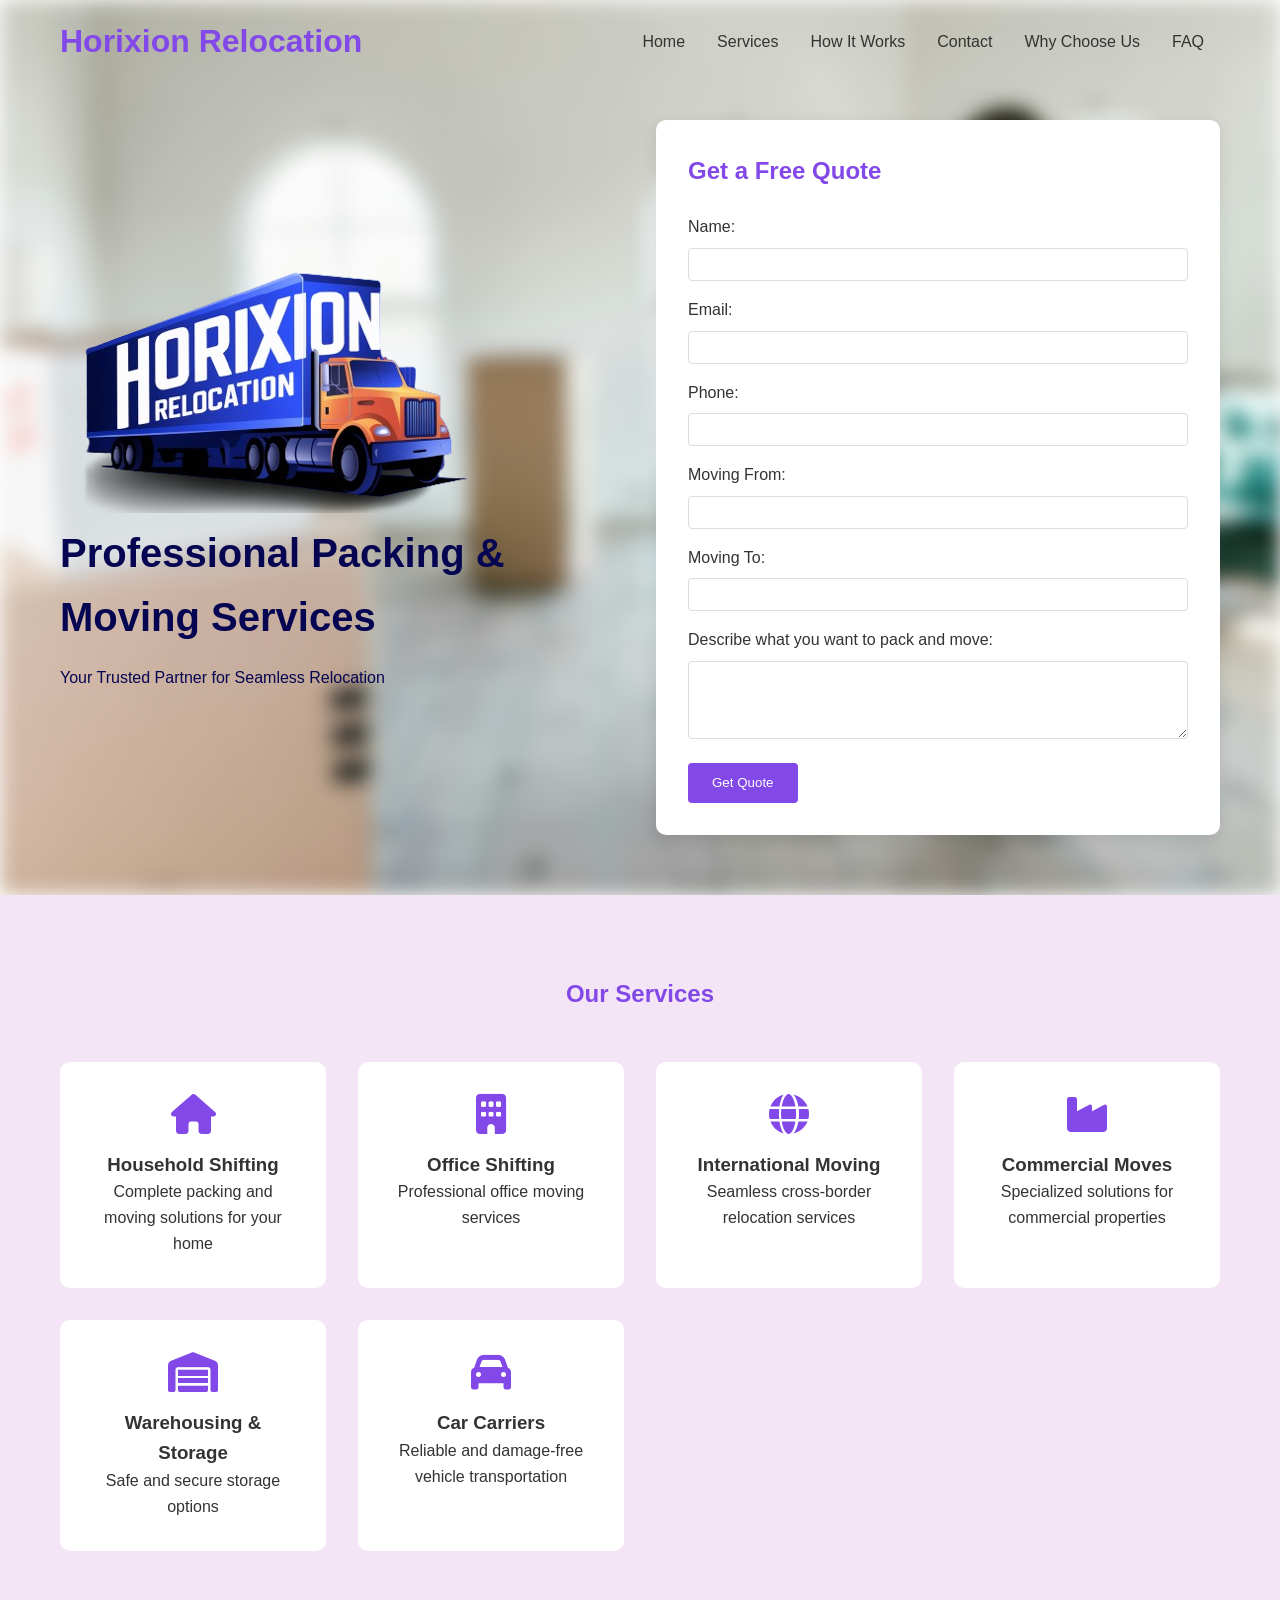
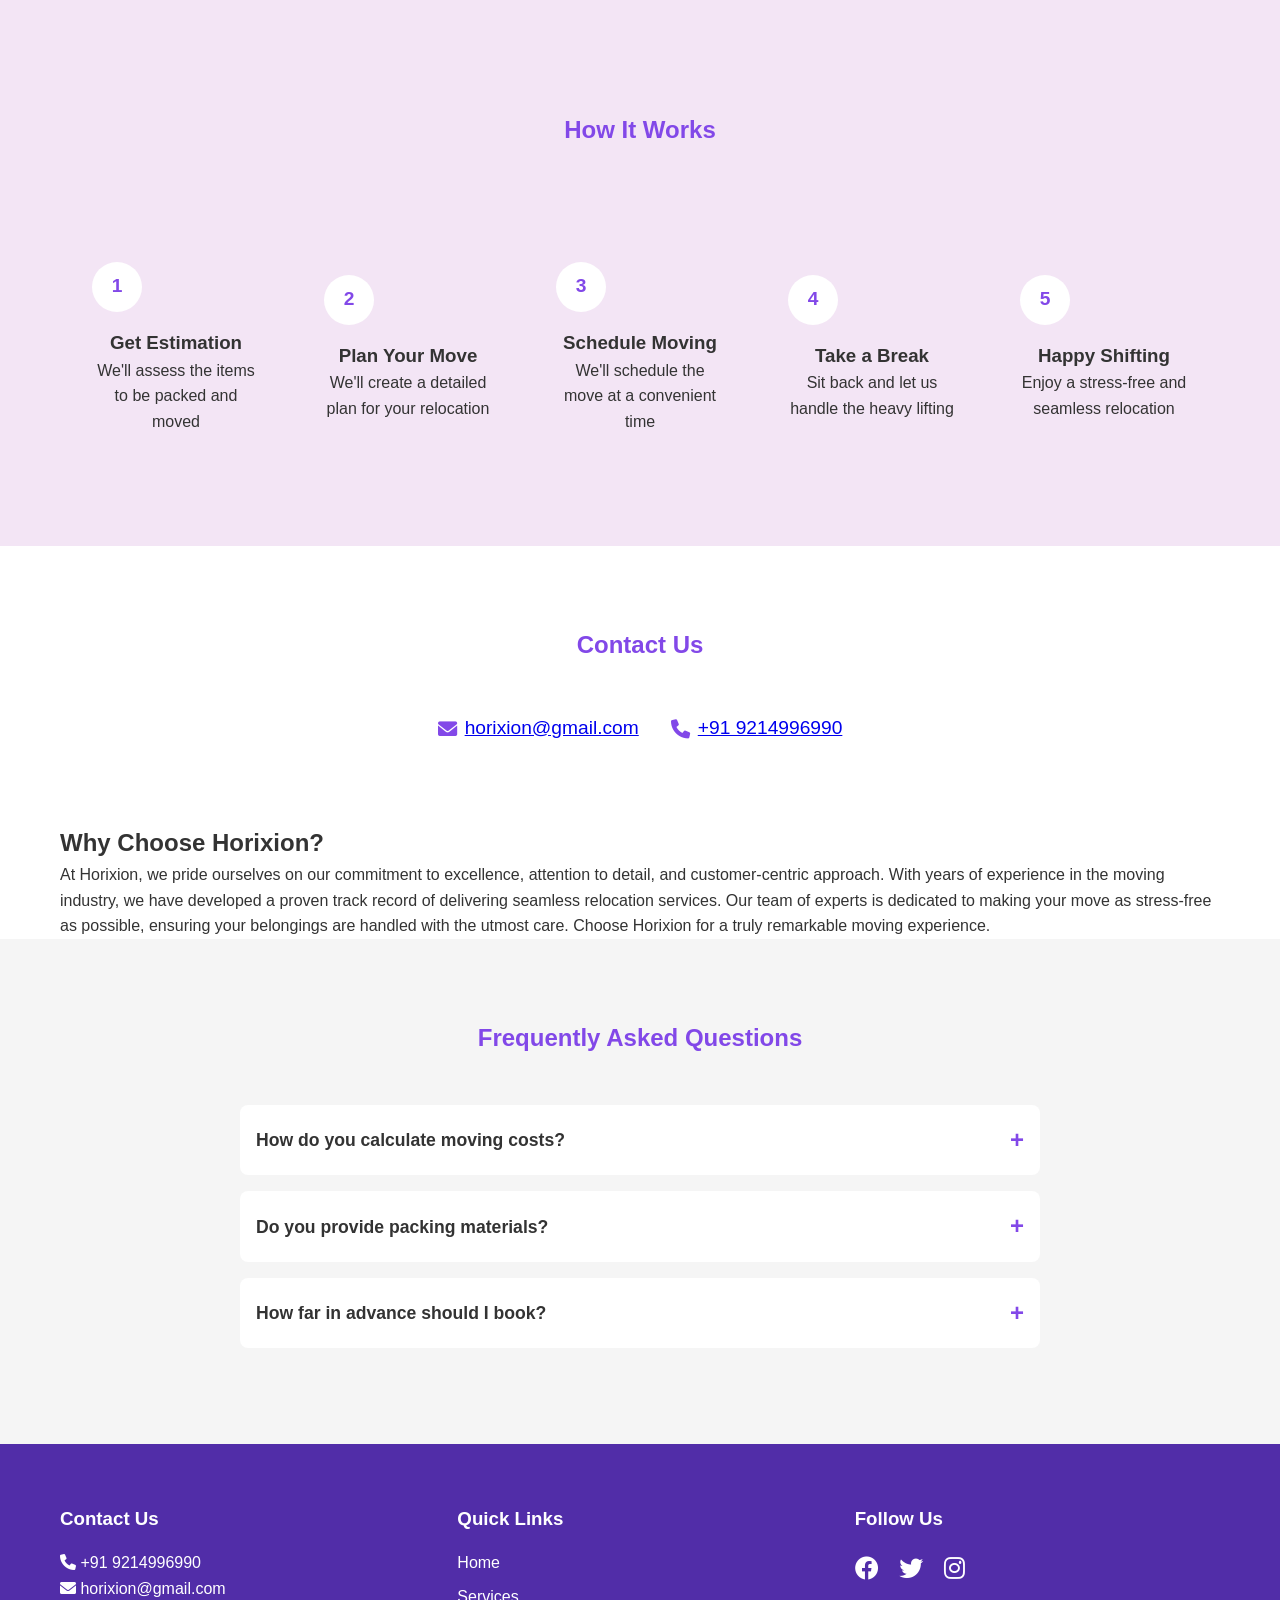
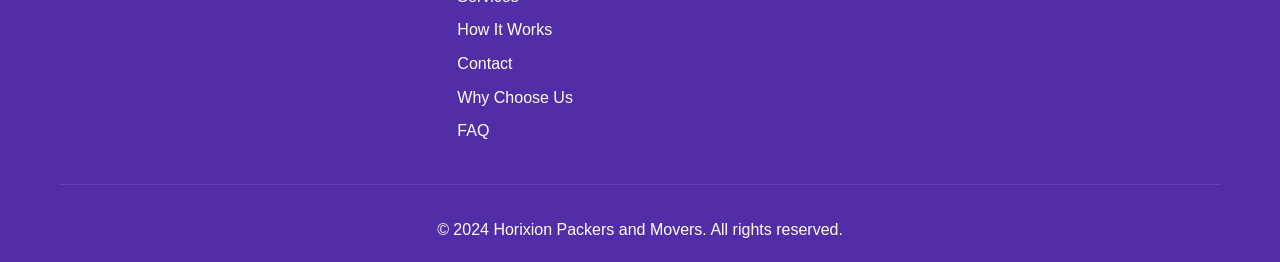
<file: index.html>
<!DOCTYPE html>
<html lang="en">
<head>
    <meta charset="UTF-8">
    <meta name="viewport" content="width=device-width, initial-scale=1.0">
    <title>Horixion - Professional Packers and Movers</title>
    <link rel="stylesheet" href="styles.css">
    <link href="https://cdnjs.cloudflare.com/ajax/libs/font-awesome/6.0.0/css/all.min.css" rel="stylesheet">
</head>
<body>
    <!-- Navigation -->
    <nav>
        <div class="container">
            <div class="logo">Horixion Relocation</div>
            <ul class="nav-links">
                <li><a href="#home">Home</a></li>
                <li><a href="#services">Services</a></li>
                <li><a href="#how-it-works">How It Works</a></li>
                <li><a href="#contact">Contact</a></li>
                <li><a href="#why-choose-us">Why Choose Us</a></li>
                <li><a href="#faq">FAQ</a></li>
            </ul>
        </div>
    </nav>

    <!-- Hero Section -->
    <section id="home" class="hero">
        <div class="hero-bg">
            <img src="./images/packetrs.jpg" alt="Hero Background" class="blur-bg">
        </div>
        <div class="container">
            
            <div class="hero-content">
                <div class="banner-logo">
                <img src="./images/horixionlogo.png" alt="" srcset="">
                </div>
                <h1>Professional Packing & Moving Services</h1>
                <p>Your Trusted Partner for Seamless Relocation</p>
            </div>
            <div class="quote-form">
                <h2>Get a Free Quote</h2>
                <form id="quoteForm">
                    <div class="form-group">
                        <label for="name">Name:</label>
                        <input type="text" id="name" required>
                    </div>
                    <div class="form-group">
                        <label for="email">Email:</label>
                        <input type="email" id="email" required>
                    </div>
                    <div class="form-group">
                        <label for="phone">Phone:</label>
                        <input type="tel" id="phone" required>
                    </div>
                    <div class="form-group">
                        <label for="from">Moving From:</label>
                        <input type="text" id="from" required>
                    </div>
                    <div class="form-group">
                        <label for="to">Moving To:</label>
                        <input type="text" id="to" required>
                    </div>
                    <div class="form-group">
                        <label for="message">Describe what you want to pack and move:</label>
                        <textarea id="message" rows="4" required></textarea>
                    </div>
                    <button type="submit" class="btn">Get Quote</button>
                </form>
            </div>
        </div>
    </section>

    <!-- Services Section -->
    <section id="services" class="services">
        <div class="container">
            <h2>Our Services</h2>
            <div class="services-grid">
                <div class="service-card">
                    <i class="fas fa-home"></i>
                    <h3>Household Shifting</h3>
                    <p>Complete packing and moving solutions for your home</p>
                </div>
                <div class="service-card">
                    <i class="fas fa-building"></i>
                    <h3>Office Shifting</h3>
                    <p>Professional office moving services</p>
                </div>
                <div class="service-card">
                    <i class="fas fa-globe"></i>
                    <h3>International Moving</h3>
                    <p>Seamless cross-border relocation services</p>
                </div>
                <div class="service-card">
                    <i class="fas fa-industry"></i>
                    <h3>Commercial Moves</h3>
                    <p>Specialized solutions for commercial properties</p>
                </div>
                <div class="service-card">
                    <i class="fas fa-warehouse"></i>
                    <h3>Warehousing & Storage</h3>
                    <p>Safe and secure storage options</p>
                </div>
                <div class="service-card">
                    <i class="fas fa-car"></i>
                    <h3>Car Carriers</h3>
                    <p>Reliable and damage-free vehicle transportation</p>
                </div>
            </div>
        </div>
    </section>

    <!-- How It Works Section -->
    <section id="how-it-works" class="how-it-works">
        <div class="container">
            <h2>How It Works</h2>
            <div class="steps-container">
                <div class="step-item">
                    <div class="step-icon">1</div>
                    <h3>Get Estimation</h3>
                    <p>We'll assess the items to be packed and moved</p>
                </div>
                <div class="step-item">
                    <div class="step-icon">2</div>
                    <h3>Plan Your Move</h3>
                    <p>We'll create a detailed plan for your relocation</p>
                </div>
                <div class="step-item">
                    <div class="step-icon">3</div>
                    <h3>Schedule Moving</h3>
                    <p>We'll schedule the move at a convenient time</p>
                </div>
                <div class="step-item">
                    <div class="step-icon">4</div>
                    <h3>Take a Break</h3>
                    <p>Sit back and let us handle the heavy lifting</p>
                </div>
                <div class="step-item">
                    <div class="step-icon">5</div>
                    <h3>Happy Shifting</h3>
                    <p>Enjoy a stress-free and seamless relocation</p>
                </div>
            </div>
        </div>
    </section>

    <!-- Contact Section -->
    <section id="contact" class="contact">
        <div class="container">
            <h2>Contact Us</h2>
            <div class="contact-info">
                <div class="info-item">
                    <i class="fas fa-envelope"></i>
                    <a href="mailto:info@horixion.com">horixion@gmail.com</a>
                </div>
                <div class="info-item">
                    <i class="fas fa-phone"></i>
                    <a href="tel:+1234567890">+91 9214996990</a>
                </div>
            </div>
        </div>
    </section>

    <!-- Why Choose Us Section -->
    <section id="why-choose-us" class="why-choose-us">
        <div class="container">
            <h2>Why Choose Horixion?</h2>
            <p>At Horixion, we pride ourselves on our commitment to excellence, attention to detail, and customer-centric approach. With years of experience in the moving industry, we have developed a proven track record of delivering seamless relocation services. Our team of experts is dedicated to making your move as stress-free as possible, ensuring your belongings are handled with the utmost care. Choose Horixion for a truly remarkable moving experience.</p>
        </div>
    </section>

    <!-- FAQ Section -->
    <section id="faq" class="faq">
        <div class="container">
            <h2>Frequently Asked Questions</h2>
            <div class="faq-container">
                <div class="faq-item">
                    <div class="faq-question">
                        <h3>How do you calculate moving costs?</h3>
                        <span class="toggle-icon">+</span>
                    </div>
                    <div class="faq-answer">
                        <p>We calculate costs based on distance, volume of items, and specific requirements. Contact us for a detailed quote.</p>
                    </div>
                </div>
                <div class="faq-item">
                    <div class="faq-question">
                        <h3>Do you provide packing materials?</h3>
                        <span class="toggle-icon">+</span>
                    </div>
                    <div class="faq-answer">
                        <p>Yes, we provide all necessary packing materials including boxes, bubble wrap, and protective covers.</p>
                    </div>
                </div>
                <div class="faq-item">
                    <div class="faq-question">
                        <h3>How far in advance should I book?</h3>
                        <span class="toggle-icon">+</span>
                    </div>
                    <div class="faq-answer">
                        <p>We recommend booking at least 2 weeks in advance to ensure availability and proper planning.</p>
                    </div>
                </div>
            </div>
        </div>
    </section>
    

    <!-- Footer -->
    <footer>
        <div class="container">
            <div class="footer-content">
                <div class="footer-section">
                    <h3>Contact Us</h3>
                    <p><i class="fas fa-phone"></i> +91 9214996990</p>
                    <p><i class="fas fa-envelope"></i> horixion@gmail.com</p>
                </div>
                <div class="footer-section">
                    <h3>Quick Links</h3>
                    <ul>
                        <li><a href="#home">Home</a></li>
                        <li><a href="#services">Services</a></li>
                        <li><a href="#how-it-works">How It Works</a></li>
                        <li><a href="#contact">Contact</a></li>
                        <li><a href="#why-choose-us">Why Choose Us</a></li>
                        <li><a href="#faq">FAQ</a></li>
                    </ul>
                </div>
                <div class="footer-section">
                    <h3>Follow Us</h3>
                    <div class="social-links">
                        <a href="#"><i class="fab fa-facebook"></i></a>
                        <a href="#"><i class="fab fa-twitter"></i></a>
                        <a href="#"><i class="fab fa-instagram"></i></a>
                    </div>
                </div>
            </div>
            <div class="footer-bottom">
                <p>&copy; 2024 Horixion Packers and Movers. All rights reserved.</p>
            </div>
        </div>
    </footer>

    <script src="script.js"></script>
</body>
</html>
</file>
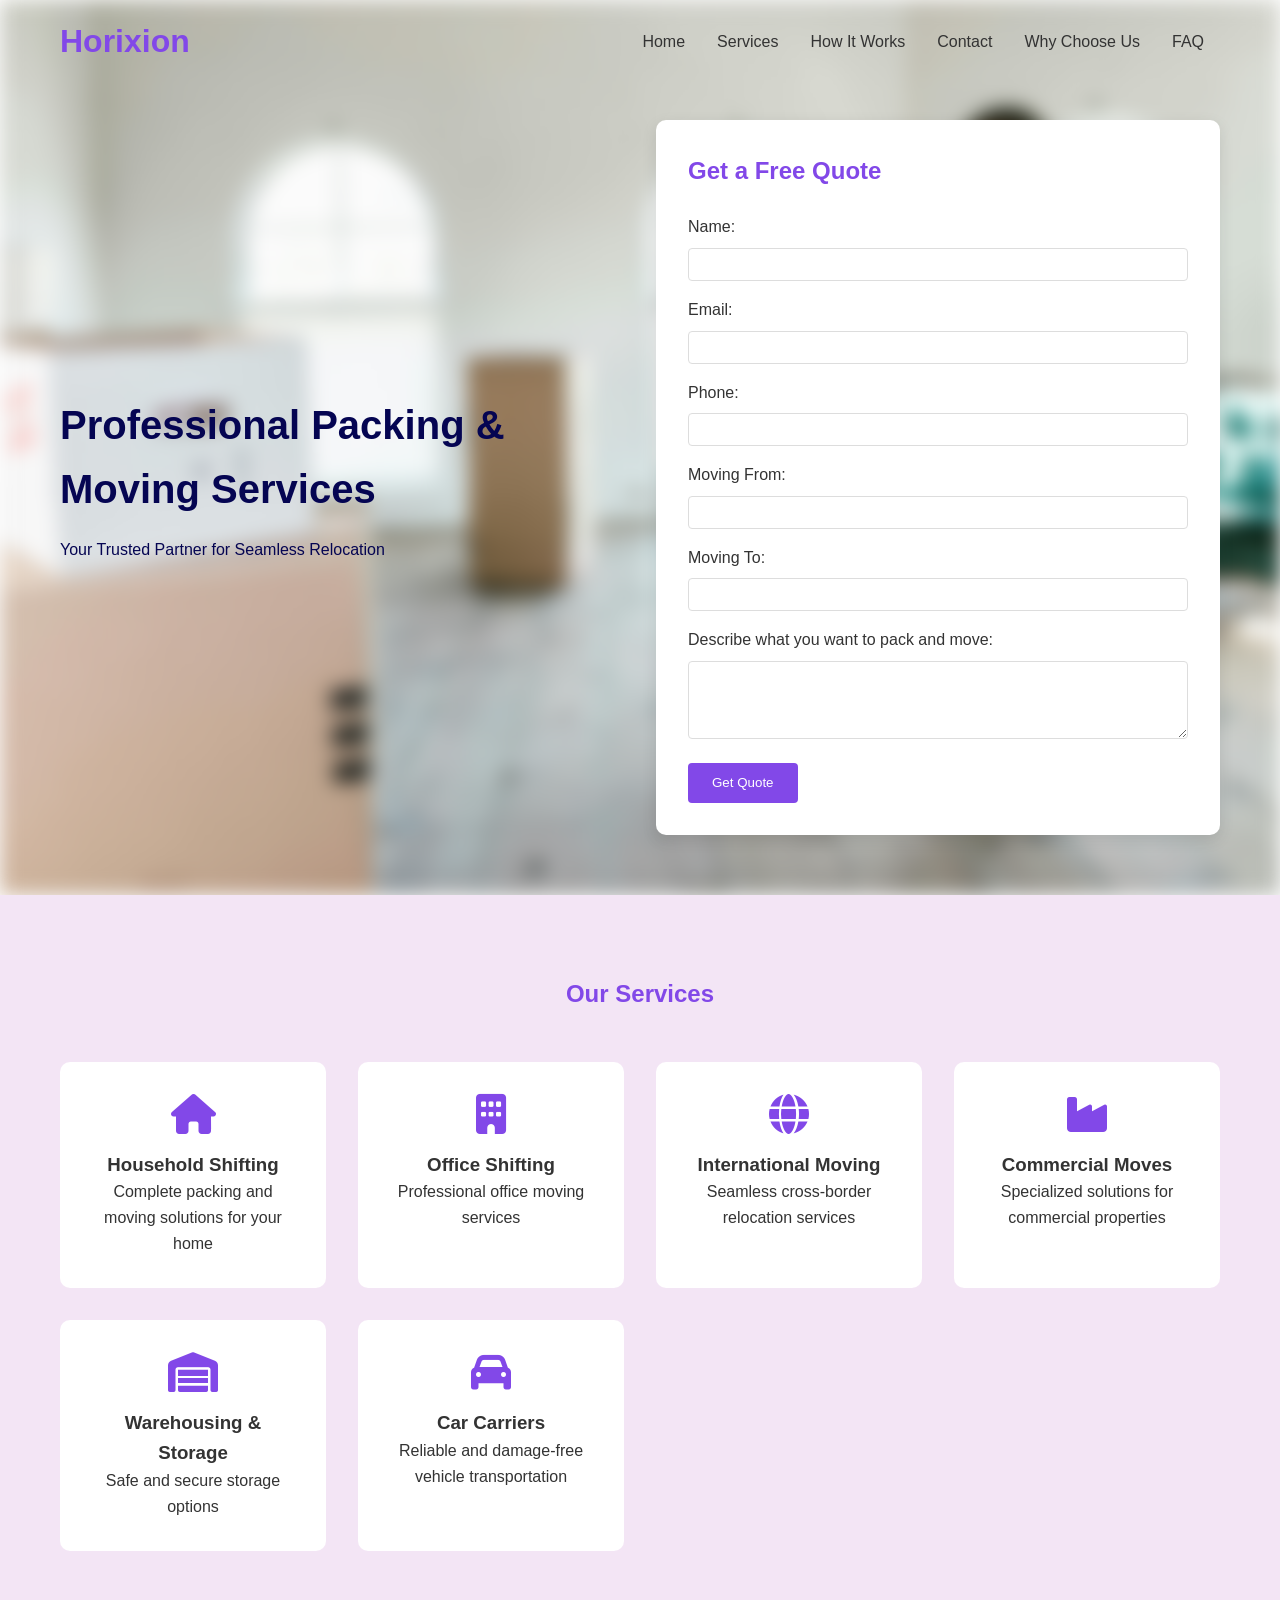
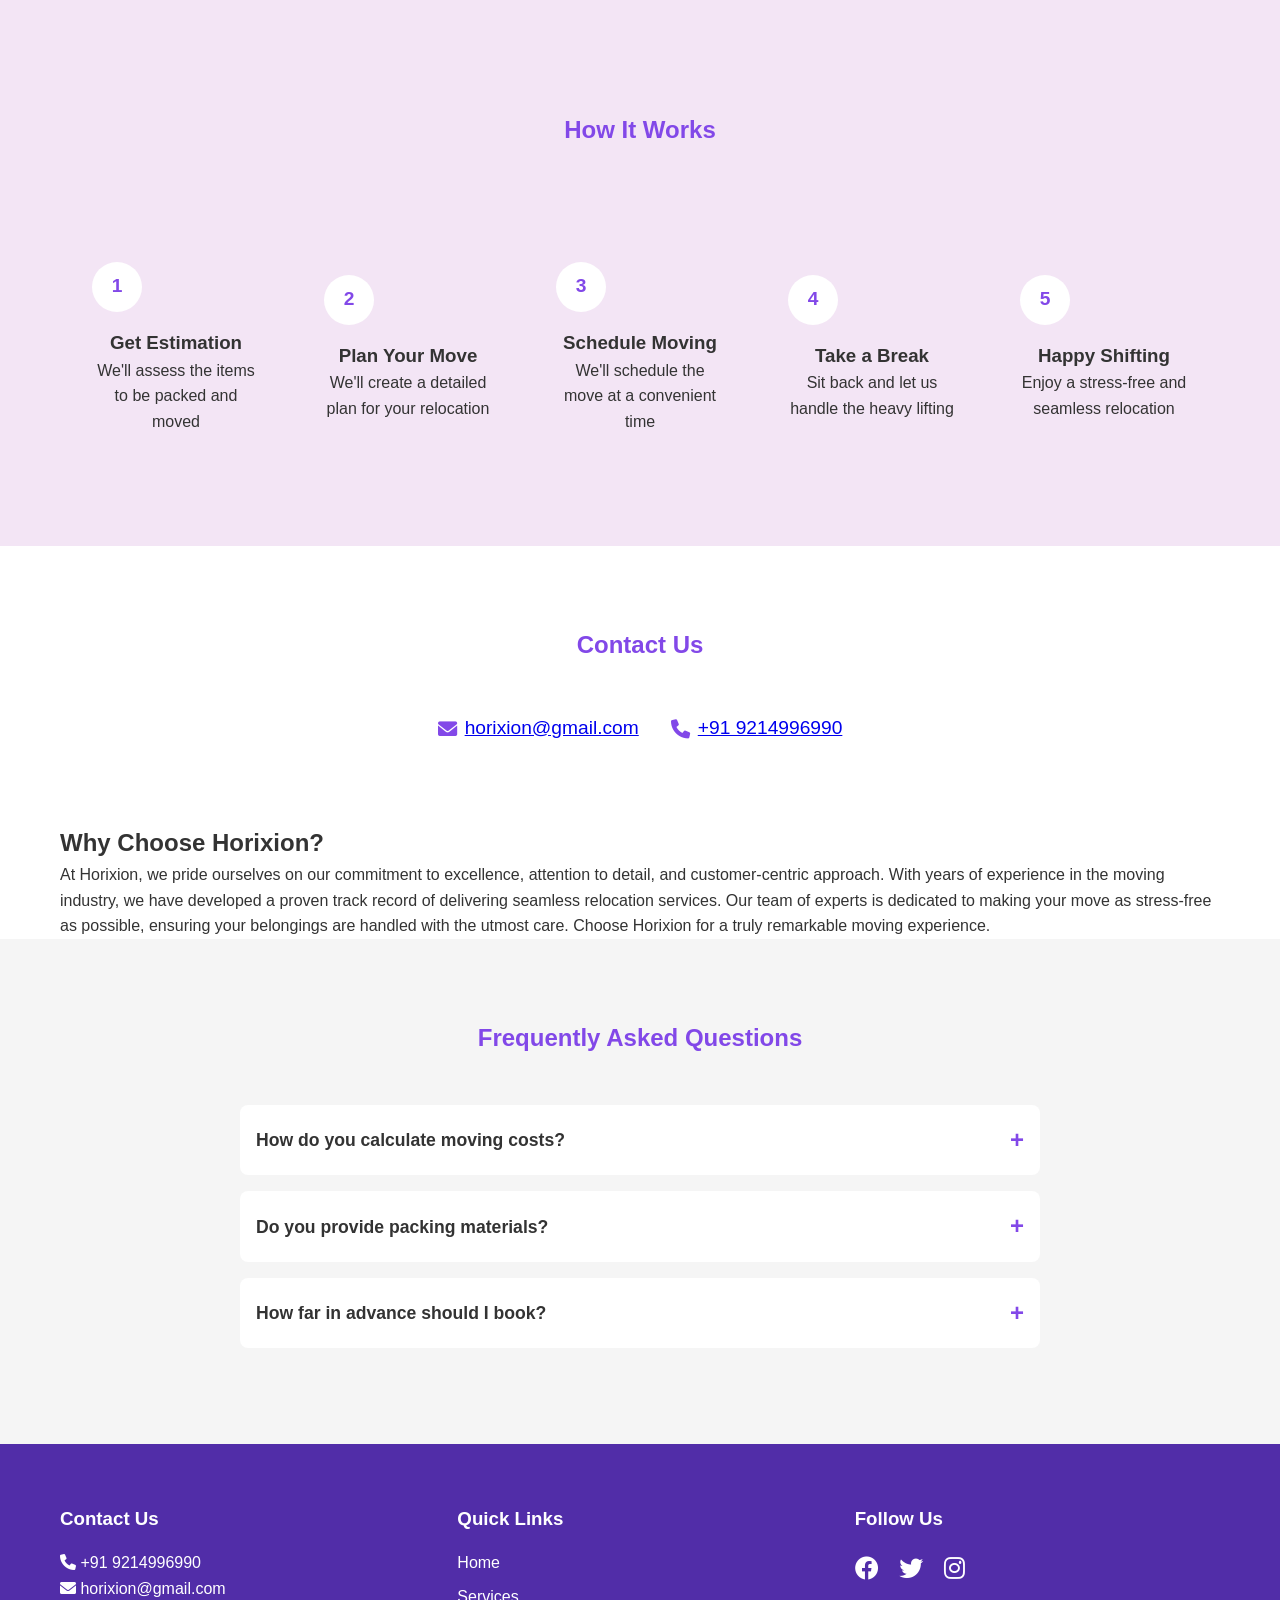
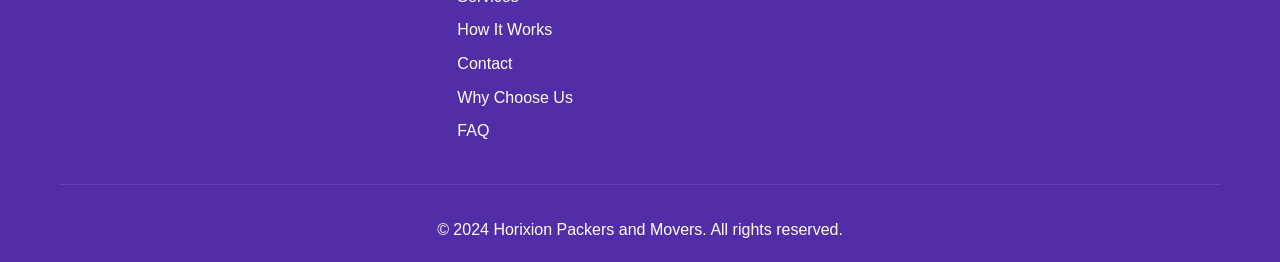
<file: main.html>
<!DOCTYPE html>
<html lang="en">
<head>
    <meta charset="UTF-8">
    <meta name="viewport" content="width=device-width, initial-scale=1.0">
    <title>Horixion - Professional Packers and Movers</title>
    <link rel="stylesheet" href="styles.css">
    <link href="https://cdnjs.cloudflare.com/ajax/libs/font-awesome/6.0.0/css/all.min.css" rel="stylesheet">
</head>
<body>
    <!-- Navigation -->
    <nav>
        <div class="container">
            <div class="logo">Horixion</div>
            <ul class="nav-links">
                <li><a href="#home">Home</a></li>
                <li><a href="#services">Services</a></li>
                <li><a href="#how-it-works">How It Works</a></li>
                <li><a href="#contact">Contact</a></li>
                <li><a href="#why-choose-us">Why Choose Us</a></li>
                <li><a href="#faq">FAQ</a></li>
            </ul>
        </div>
    </nav>

    <!-- Hero Section -->
    <section id="home" class="hero">
        <div class="hero-bg">
            <img src="./images/packetrs.jpg" alt="Hero Background" class="blur-bg">
        </div>
        <div class="container">
            <div class="hero-content">
                <h1>Professional Packing & Moving Services</h1>
                <p>Your Trusted Partner for Seamless Relocation</p>
            </div>
            <div class="quote-form">
                <h2>Get a Free Quote</h2>
                <form id="quoteForm">
                    <div class="form-group">
                        <label for="name">Name:</label>
                        <input type="text" id="name" required>
                    </div>
                    <div class="form-group">
                        <label for="email">Email:</label>
                        <input type="email" id="email" required>
                    </div>
                    <div class="form-group">
                        <label for="phone">Phone:</label>
                        <input type="tel" id="phone" required>
                    </div>
                    <div class="form-group">
                        <label for="from">Moving From:</label>
                        <input type="text" id="from" required>
                    </div>
                    <div class="form-group">
                        <label for="to">Moving To:</label>
                        <input type="text" id="to" required>
                    </div>
                    <div class="form-group">
                        <label for="message">Describe what you want to pack and move:</label>
                        <textarea id="message" rows="4" required></textarea>
                    </div>
                    <button type="submit" class="btn">Get Quote</button>
                </form>
            </div>
        </div>
    </section>

    <!-- Services Section -->
    <section id="services" class="services">
        <div class="container">
            <h2>Our Services</h2>
            <div class="services-grid">
                <div class="service-card">
                    <i class="fas fa-home"></i>
                    <h3>Household Shifting</h3>
                    <p>Complete packing and moving solutions for your home</p>
                </div>
                <div class="service-card">
                    <i class="fas fa-building"></i>
                    <h3>Office Shifting</h3>
                    <p>Professional office moving services</p>
                </div>
                <div class="service-card">
                    <i class="fas fa-globe"></i>
                    <h3>International Moving</h3>
                    <p>Seamless cross-border relocation services</p>
                </div>
                <div class="service-card">
                    <i class="fas fa-industry"></i>
                    <h3>Commercial Moves</h3>
                    <p>Specialized solutions for commercial properties</p>
                </div>
                <div class="service-card">
                    <i class="fas fa-warehouse"></i>
                    <h3>Warehousing & Storage</h3>
                    <p>Safe and secure storage options</p>
                </div>
                <div class="service-card">
                    <i class="fas fa-car"></i>
                    <h3>Car Carriers</h3>
                    <p>Reliable and damage-free vehicle transportation</p>
                </div>
            </div>
        </div>
    </section>

    <!-- How It Works Section -->
    <section id="how-it-works" class="how-it-works">
        <div class="container">
            <h2>How It Works</h2>
            <div class="steps-container">
                <div class="step-item">
                    <div class="step-icon">1</div>
                    <h3>Get Estimation</h3>
                    <p>We'll assess the items to be packed and moved</p>
                </div>
                <div class="step-item">
                    <div class="step-icon">2</div>
                    <h3>Plan Your Move</h3>
                    <p>We'll create a detailed plan for your relocation</p>
                </div>
                <div class="step-item">
                    <div class="step-icon">3</div>
                    <h3>Schedule Moving</h3>
                    <p>We'll schedule the move at a convenient time</p>
                </div>
                <div class="step-item">
                    <div class="step-icon">4</div>
                    <h3>Take a Break</h3>
                    <p>Sit back and let us handle the heavy lifting</p>
                </div>
                <div class="step-item">
                    <div class="step-icon">5</div>
                    <h3>Happy Shifting</h3>
                    <p>Enjoy a stress-free and seamless relocation</p>
                </div>
            </div>
        </div>
    </section>

    <!-- Contact Section -->
    <section id="contact" class="contact">
        <div class="container">
            <h2>Contact Us</h2>
            <div class="contact-info">
                <div class="info-item">
                    <i class="fas fa-envelope"></i>
                    <a href="mailto:info@horixion.com">horixion@gmail.com</a>
                </div>
                <div class="info-item">
                    <i class="fas fa-phone"></i>
                    <a href="tel:+1234567890">+91 9214996990</a>
                </div>
            </div>
        </div>
    </section>

    <!-- Why Choose Us Section -->
    <section id="why-choose-us" class="why-choose-us">
        <div class="container">
            <h2>Why Choose Horixion?</h2>
            <p>At Horixion, we pride ourselves on our commitment to excellence, attention to detail, and customer-centric approach. With years of experience in the moving industry, we have developed a proven track record of delivering seamless relocation services. Our team of experts is dedicated to making your move as stress-free as possible, ensuring your belongings are handled with the utmost care. Choose Horixion for a truly remarkable moving experience.</p>
        </div>
    </section>

    <!-- FAQ Section -->
    <section id="faq" class="faq">
        <div class="container">
            <h2>Frequently Asked Questions</h2>
            <div class="faq-container">
                <div class="faq-item">
                    <div class="faq-question">
                        <h3>How do you calculate moving costs?</h3>
                        <span class="toggle-icon">+</span>
                    </div>
                    <div class="faq-answer">
                        <p>We calculate costs based on distance, volume of items, and specific requirements. Contact us for a detailed quote.</p>
                    </div>
                </div>
                <div class="faq-item">
                    <div class="faq-question">
                        <h3>Do you provide packing materials?</h3>
                        <span class="toggle-icon">+</span>
                    </div>
                    <div class="faq-answer">
                        <p>Yes, we provide all necessary packing materials including boxes, bubble wrap, and protective covers.</p>
                    </div>
                </div>
                <div class="faq-item">
                    <div class="faq-question">
                        <h3>How far in advance should I book?</h3>
                        <span class="toggle-icon">+</span>
                    </div>
                    <div class="faq-answer">
                        <p>We recommend booking at least 2 weeks in advance to ensure availability and proper planning.</p>
                    </div>
                </div>
            </div>
        </div>
    </section>
    

    <!-- Footer -->
    <footer>
        <div class="container">
            <div class="footer-content">
                <div class="footer-section">
                    <h3>Contact Us</h3>
                    <p><i class="fas fa-phone"></i> +91 9214996990</p>
                    <p><i class="fas fa-envelope"></i> horixion@gmail.com</p>
                </div>
                <div class="footer-section">
                    <h3>Quick Links</h3>
                    <ul>
                        <li><a href="#home">Home</a></li>
                        <li><a href="#services">Services</a></li>
                        <li><a href="#how-it-works">How It Works</a></li>
                        <li><a href="#contact">Contact</a></li>
                        <li><a href="#why-choose-us">Why Choose Us</a></li>
                        <li><a href="#faq">FAQ</a></li>
                    </ul>
                </div>
                <div class="footer-section">
                    <h3>Follow Us</h3>
                    <div class="social-links">
                        <a href="#"><i class="fab fa-facebook"></i></a>
                        <a href="#"><i class="fab fa-twitter"></i></a>
                        <a href="#"><i class="fab fa-instagram"></i></a>
                    </div>
                </div>
            </div>
            <div class="footer-bottom">
                <p>&copy; 2024 Horixion Packers and Movers. All rights reserved.</p>
            </div>
        </div>
    </footer>

    <script src="script.js"></script>
</body>
</html>
</file>
<file: styles.css>
/* Reset and base styles */
* {
    margin: 0;
    padding: 0;
    box-sizing: border-box;
}

:root {
    --primary-color: #8248e8;
    --secondary-color: #512da8;
    --accent-color: #0015fb;
    --light-blue: #f3e5f5;
    --white: #ffffff;
    --gray: #f5f5f5;
    --dark-gray: #333333;
}

body {
    font-family: 'Arial', sans-serif;
    line-height: 1.6;
    color: var(--dark-gray);
}

.container {
    max-width: 1200px;
    margin: 0 auto;
    padding: 0 20px;
}

/* Navigation */
nav {
    background-color: var(--white);
    box-shadow: 0 2px 5px rgba(0,0,0,0.1);
    position: fixed;
    width: 100%;
    z-index: 1000;
}

nav .container {
    display: flex;
    justify-content: space-between;
    align-items: center;
    padding: 1rem 20px;
}

.logo {
    font-size: 2rem;
    font-weight: bold;
    color: var(--primary-color);
}

.nav-links {
    display: flex;
    list-style: none;
}

.nav-links li a {
    color: var(--dark-gray);
    text-decoration: none;
    padding: 0.5rem 1rem;
    transition: color 0.3s ease;
}

.nav-links li a:hover {
    color: var(--primary-color);
}

/* Hero Section */
.hero {
    position: relative;
    padding: 120px 0 60px;
    color:  rgb(5, 5, 82);;
}

.hero-bg {
    position: absolute;
    top: 0;
    left: 0;
    width: 100%;
    height: 100%;
    overflow: hidden;
    z-index: -1;
}

.hero-bg .blur-bg {
    width: 100%;
    height: 100%;
    object-fit: cover;
    filter: blur(10px);
}

.hero .container {
    display: grid;
    grid-template-columns: 1fr 1fr;
    gap: 2rem;
    align-items: center;
}

.hero-content h1 {
    color: rgb(5, 5, 82);
    font-size: 2.5rem;
    margin-bottom: 1rem;
}

.quote-form {
    background: var(--white);
    padding: 2rem;
    border-radius: 10px;
    box-shadow: 0 5px 15px rgba(0,0,0,0.1);
}

.quote-form h2 {
    color: var(--primary-color);
    margin-bottom: 1.5rem;
}

.form-group {
    margin-bottom: 1rem;
}

.form-group label {
    display: block;
    margin-bottom: 0.5rem;
    color: var(--dark-gray);
}

.form-group input,
.form-group textarea {
    width: 100%;
    padding: 0.5rem;
    border: 1px solid #ddd;
    border-radius: 4px;
}

.btn {
    background-color: var(--primary-color);
    color: var(--white);
    padding: 0.8rem 1.5rem;
    border: none;
    border-radius: 4px;
    cursor: pointer;
    transition: background-color 0.3s ease;
}

.btn:hover {
    background-color: var(--secondary-color);
}

/* Services Section */
.services {
    padding: 80px 0;
    background-color: var(--light-blue);
}

.services h2 {
    text-align: center;
    color: var(--primary-color);
    margin-bottom: 3rem;
}

.services-grid {
    display: grid;
    grid-template-columns: repeat(auto-fit, minmax(250px, 1fr));
    gap: 2rem;
}

.service-card {
    background: var(--white);
    padding: 2rem;
    border-radius: 10px;
    text-align: center;
    transition: transform 0.3s ease;
}

.service-card:hover {
    transform: translateY(-5px);
}

.service-card i {
    font-size: 2.5rem;
    color: var(--primary-color);
    margin-bottom: 1rem;
}

/* How It Works Section */
.how-it-works {
    padding: 80px 0;
    background-color: var(--gray);
}

.how-it-works h2 {
    text-align: center;
    color: var(--primary-color);
    margin-bottom: 3rem;
}

.steps-container {
    display: flex;
    justify-content: center;
    align-items: center;
    position: relative;
}

.step-item {
    text-align: center;
    flex: 1;
    padding: 2rem;
    z-index: 1;
}

.step-item:before {
    position: absolute;
    top: 50%;
    left: 0;
    width: 100%;
    height: 2px;
    background-color: var(--secondary-color);
    z-index: -1;
}

.step-item:first-child:before {
    left: 50%;
}

.step-item:last-child:before {
    right: 50%;
}

.step-icon {
    width: 40px;
    height: 40px;
    background-color: var(--secondary-color);
    color: var(--white);
    border-radius: 50%;
    display: flex;
    justify-content: center;
    align-items: center;
    font-size: 1.2rem;
    margin-bottom: 1rem;
}

/* Contact Section */
.contact {
    padding: 80px 0;
    background-color: var(--white);
}

.contact h2 {
    text-align: center;
    color: var(--primary-color);
    margin-bottom: 3rem;
}

.contact-info {
    display: flex;
    justify-content: center;
    gap: 2rem;
}

.info-item {
    display: flex;
    align-items: center;
    font-size: 1.2rem;
}

.info-item i {
    margin-right: 0.5rem;
    color: var(--primary-color);
}


/* How It Works Section */
.how-it-works {
    padding: 80px 0;
    background-color: var(--light-blue);
    text-align: center;
}

.how-it-works h2 {
    color: var(--primary-color);
    margin-bottom: 3rem;
}

.steps-container {
    display: flex;
    justify-content: center;
    align-items: center;
    position: relative;
    padding-top: 2rem;
}

.step-item {
    flex: 1;
    position: relative;
    z-index: 1;
}

.step-icon {
    width: 50px;
    height: 50px;
    background-color: var(--white);
    border-radius: 50%;
    display: flex;
    justify-content: center;
    align-items: center;
    font-size: 1.2rem;
    font-weight: bold;
    color: var(--primary-color);
    margin-bottom: 1rem;
    position: relative;
    z-index: 2;
}

.steps-container::before {
    position: absolute;
    top: 25px;
    left: 0;
    width: 100%;
    height: 2px;
    background-color: var(--primary-color);
    z-index: 0;
}


/* FAQ Section */



/* .faq-answer {
    max-height: 0; 
    overflow: hidden;
    transition: max-height 0.3s ease-out; 
}

.faq-question {
    cursor: pointer;
    display: flex;
    justify-content: space-between;
    align-items: center;
}

.toggle-icon {
    margin-left: 10px;
    font-weight: bold;
    font-size: 1.2em;
} */

.faq {
    padding: 80px 0;
    background-color: var(--gray);
}

.faq h2 {
    text-align: center;
    color: var(--primary-color);
    margin-bottom: 3rem;
}

.faq-container {
    max-width: 800px;
    margin: 0 auto;
}

.faq-item {
    background: var(--white);
    margin-bottom: 1rem;
    border-radius: 8px;
    overflow: hidden;
}

.faq-question {
    padding: 1rem;
    cursor: pointer;
    display: flex;
    justify-content: space-between;
    align-items: center;
}

.faq-question h3 {
    margin: 0;
    font-size: 1.1rem;
}




.toggle-icon {
    cursor: pointer;
    margin-left: 10px;
    font-weight: bold;
    font-size: 1.5rem;
    color: var(--primary-color);
}


.faq-answer {
    padding: 0 1rem;
    max-height: 0;
    overflow: hidden;
    transition: max-height 0.3s ease;
}

.faq-item.active .faq-answer {
    padding: 1rem;
    max-height: 200px;
}

/* Footer */
footer {
    background-color: var(--secondary-color);
    color: var(--white);
    padding: 60px 0 20px;
}

.footer-content {
    display: grid;
    grid-template-columns: repeat(auto-fit, minmax(250px, 1fr));
    gap: 2rem;
    margin-bottom: 2rem;
}

.footer-section h3 {
    margin-bottom: 1rem;
}

.footer-section ul {
    list-style: none;
}

.footer-section ul li {
    margin-bottom: 0.5rem;
}

.footer-section a {
    color: var(--white);
    text-decoration: none;
}

.social-links a {
    margin-right: 1rem;
    font-size: 1.5rem;
}

.footer-bottom {
    text-align: center;
    padding-top: 2rem;
    border-top: 1px solid rgba(255,255,255,0.1);
}

/* Responsive Design */
@media (max-width: 768px) {
    .banner-logo{
        display: none;
        
    }
    .hero .container {
        grid-template-columns: 1fr;
    }
    
    .nav-links {
        display: none;
    }
    
    .hero-content {
        text-align: center;
    }
    
    .services-grid {
        grid-template-columns: 1fr;
    }
    
    .steps-container {
        flex-direction: column;
    }
    
    .step-item:before {
        display: none;
    }
}
</file>
